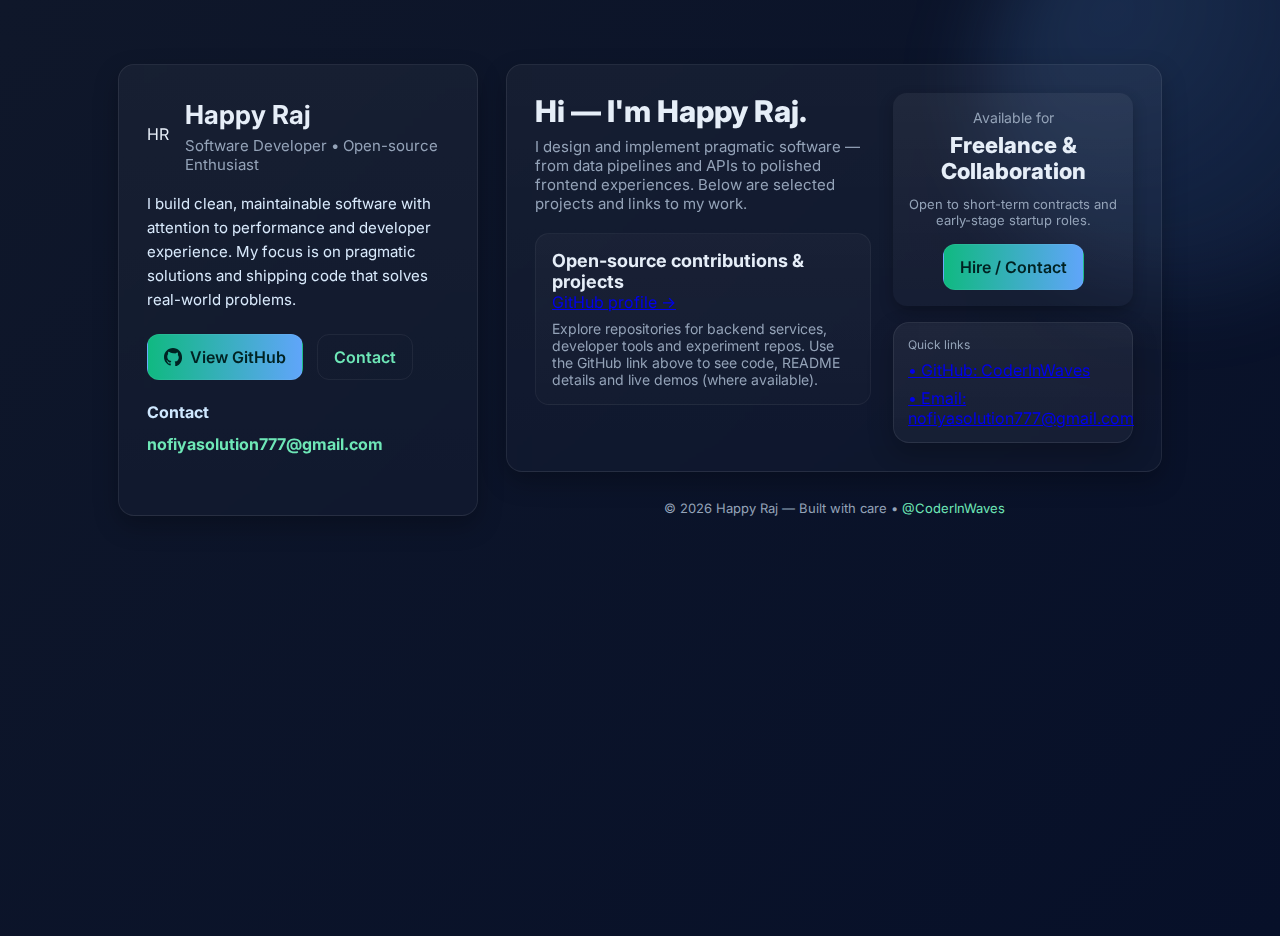
<file: index.html>
<!doctype html>
<html lang="en">
<head>
  <meta charset="utf-8" />
  <meta name="viewport" content="width=device-width, initial-scale=1" />
  <title>Happy Raj — Portfolio</title>
  <meta name="description" content="Happy Raj — Software Developer. Explore projects, skills and contact." />
  <link href="https://fonts.googleapis.com/css2?family=Inter:wght@300;400;600;700;800&display=swap" rel="stylesheet">
  <link rel="stylesheet" href="style.css">
</head>
<body>
  <div class="bg-orb"></div>
  <main class="container">
    <div class="grid">
      <aside class="card">
        <div style="display:flex;align-items:center;gap:16px">
          <div class="avatar">HR</div>
          <div>
            <h1>Happy Raj</h1>
            <div class="subtitle">Software Developer • Open-source Enthusiast</div>
          </div>
        </div>

        <p class="bio">I build clean, maintainable software with attention to performance and developer experience. My focus is on pragmatic solutions and shipping code that solves real-world problems.</p>

        <div class="cta">
          <a class="btn btn-primary" href="https://github.com/CoderInWaves" target="_blank" rel="noopener noreferrer">
            <svg class="github-icon" viewBox="0 0 16 16" fill="currentColor" xmlns="http://www.w3.org/2000/svg">
              <path d="M8 0C3.58 0 0 3.58 0 8c0 3.54 2.29 6.53 5.47 7.59.4.07.55-.17.55-.38 0-.19-.01-.82-.01-1.49-2.01.37-2.53-.49-2.69-.94-.09-.23-.48-.94-.82-1.13-.28-.15-.68-.52-.01-.53.63-.01 1.08.58 1.23.82.72 1.21 1.87.87 2.33.66.07-.52.28-.87.51-1.07-1.78-.2-3.64-.89-3.64-3.95 0-.87.31-1.59.82-2.15-.08-.2-.36-1.02.08-2.12 0 0 .67-.21 2.2.82A7.66 7.66 0 018 4.6c.68.003 1.36.092 2 .27 1.53-1.04 2.2-.82 2.2-.82.44 1.1.16 1.92.08 2.12.51.56.82 1.28.82 2.15 0 3.07-1.87 3.75-3.65 3.95.29.25.54.73.54 1.48 0 1.07-.01 1.93-.01 2.19 0 .21.15.46.55.38A8.013 8.013 0 0016 8c0-4.42-3.58-8-8-8z"/>
            </svg>
            View GitHub
          </a>

          <a class="btn btn-ghost" href="mailto:nofiyasolution777@gmail.com">Contact</a>
        </div>

        <div style="margin-top:22px">
          <strong style="color:#cfe8ff">Contact</strong>
          <div class="contact">
            <a href="mailto:nofiyasolution777@gmail.com">nofiyasolution777@gmail.com</a>
          </div>
        </div>
      </aside>

      <section>
        <div class="card hero-banner">
          <div>
            <h2 class="headline">Hi — I'm Happy Raj.</h2>
            <p class="lead">I design and implement pragmatic software — from data pipelines and APIs to polished frontend experiences. Below are selected projects and links to my work.</p>

            <div class="projects">
              <article class="project">
                <div class="meta">
                  <h3>Open-source contributions & projects</h3>
                  <div class="github-link"><a href="https://github.com/CoderInWaves" target="_blank">GitHub profile →</a></div>
                </div>
                <p>Explore repositories for backend services, developer tools and experiment repos. Use the GitHub link above to see code, README details and live demos (where available).</p>
              </article>
            </div>
          </div>

          <div style="min-width:240px;max-width:260px;text-align:center">
            <div class="card-inner">
              <div style="font-size:14px;color:var(--muted)">Available for</div>
              <div style="font-weight:800;font-size:22px;margin-top:6px">Freelance & Collaboration</div>
              <div style="margin-top:12px;color:var(--muted);font-size:13px">Open to short-term contracts and early-stage startup roles.</div>

              <div style="margin-top:16px;display:flex;justify-content:center">
                <a class="btn btn-primary" href="mailto:nofiyasolution777@gmail.com">Hire / Contact</a>
              </div>
            </div>

            <div class="card quick-links">
              <div style="font-size:12px;color:var(--muted)">Quick links</div>
              <div style="margin-top:8px;display:flex;flex-direction:column;gap:8px">
                <a href="https://github.com/CoderInWaves" target="_blank">• GitHub: CoderInWaves</a>
                <a href="mailto:nofiyasolution777@gmail.com">• Email: nofiyasolution777@gmail.com</a>
              </div>
            </div>
          </div>
        </div>

        <footer>
          © <span id="year"></span> Happy Raj — Built with care • <a href="https://github.com/CoderInWaves" target="_blank" style="color:var(--accent);text-decoration:none">@CoderInWaves</a>
        </footer>
      </section>
    </div>
  </main>

  <script>
    document.getElementById('year').textContent = new Date().getFullYear();
  </script>
</body>
</html>
</file>
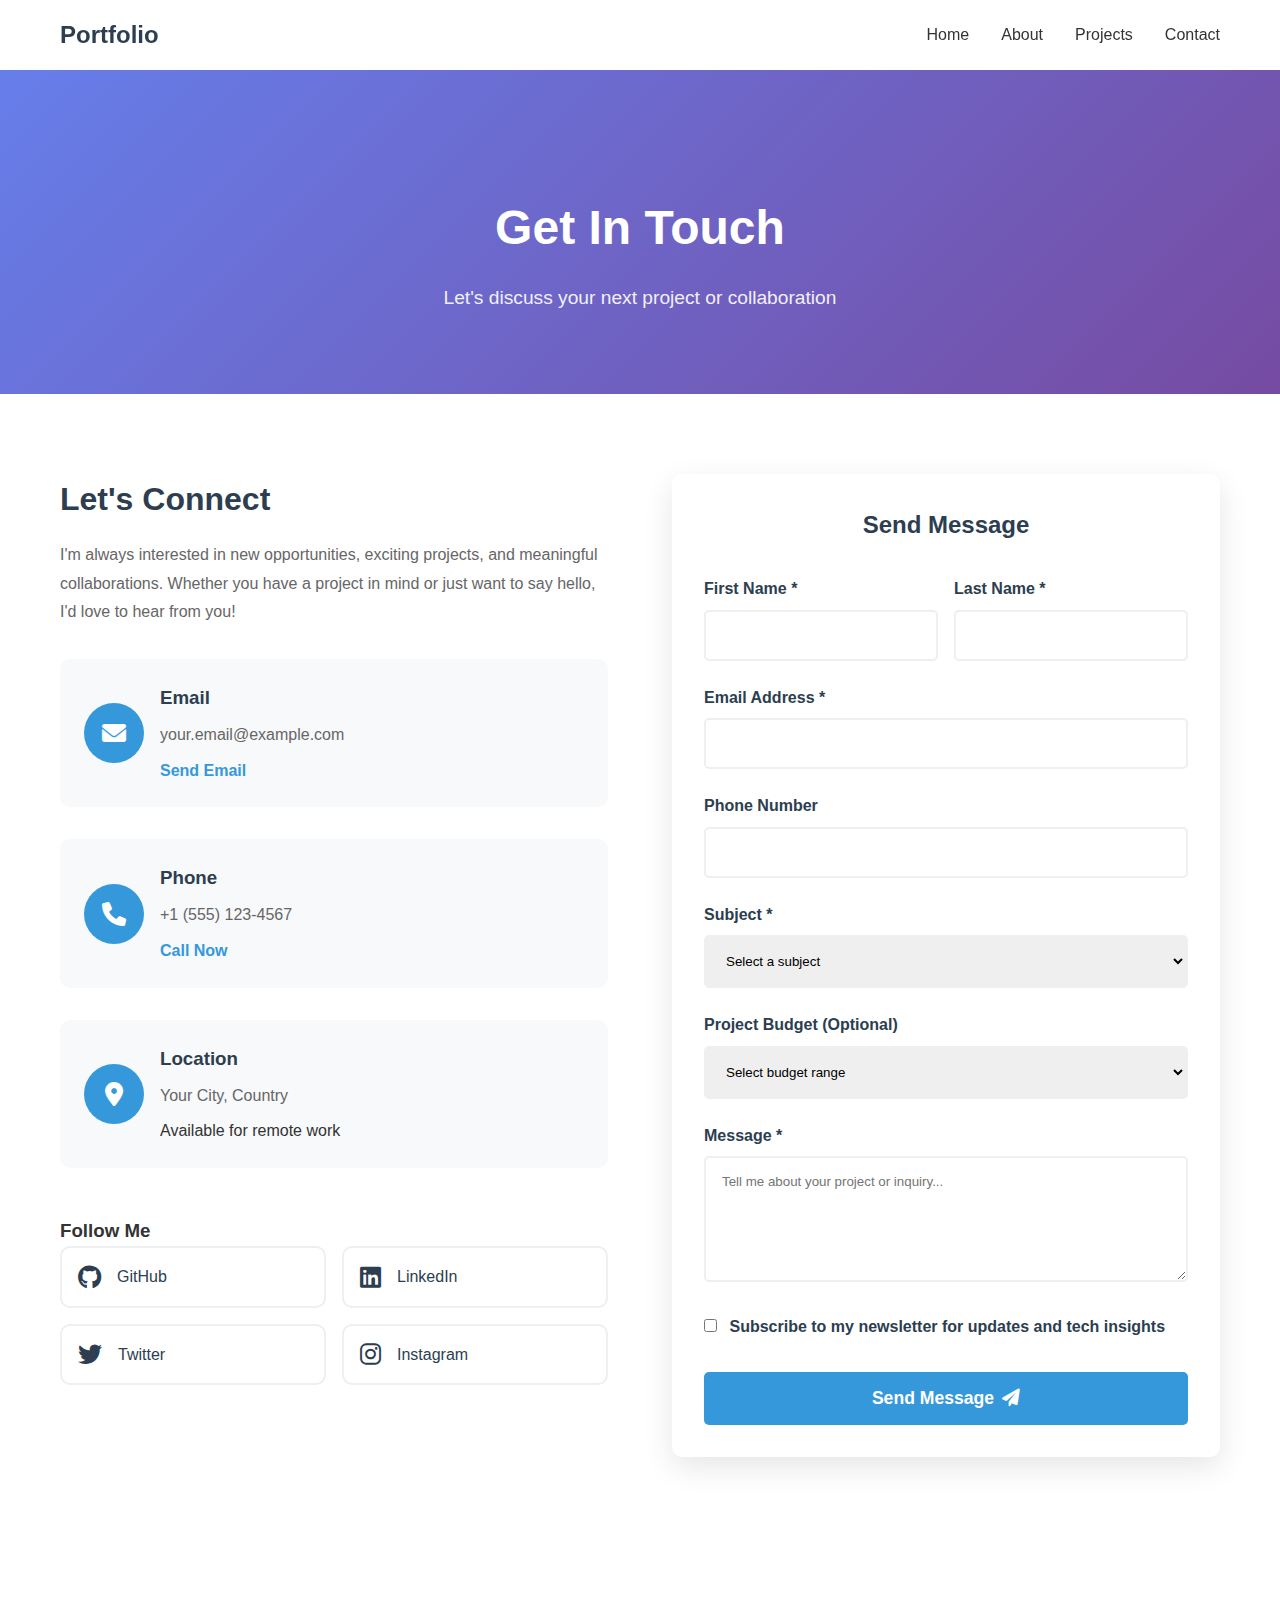
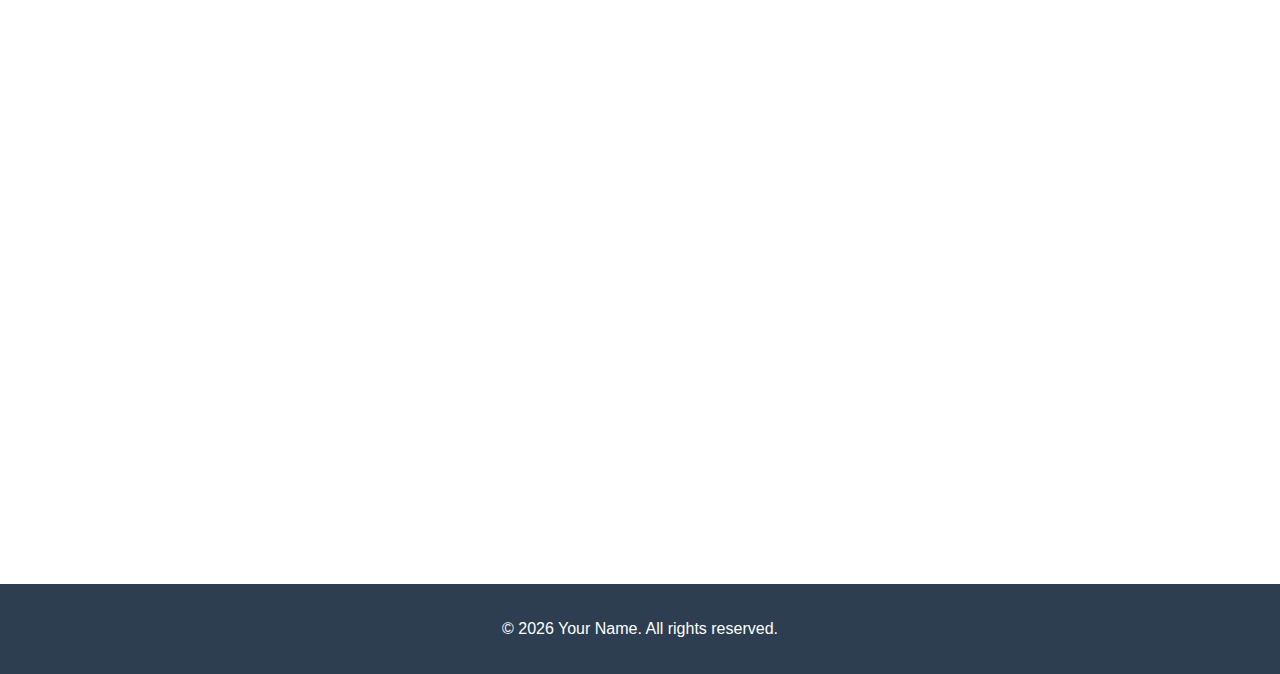
<file: portfolio/contact.html>
<!DOCTYPE html>
<html lang="en">
<head>
    <meta charset="UTF-8">
    <meta name="viewport" content="width=device-width, initial-scale=1.0">
    <title>Contact - Your Name</title>
    <link rel="stylesheet" href="css/style.css">
    <link rel="stylesheet" href="css/pages.css">
    <link href="https://cdnjs.cloudflare.com/ajax/libs/font-awesome/6.0.0/css/all.min.css" rel="stylesheet">
</head>
<body>
    <!-- Navigation -->
    <nav class="navbar">
        <div class="nav-container">
            <div class="nav-logo">
                <a href="index.html">Portfolio</a>
            </div>
            <div class="nav-menu">
                <a href="index.html" class="nav-link">Home</a>
                <a href="about.html" class="nav-link">About</a>
                <a href="projects.html" class="nav-link">Projects</a>
                <a href="contact.html" class="nav-link active">Contact</a>
            </div>
            <div class="hamburger">
                <span></span>
                <span></span>
                <span></span>
            </div>
        </div>
    </nav>

    <!-- Contact Hero -->
    <section class="page-hero">
        <div class="container">
            <h1>Get In Touch</h1>
            <p>Let's discuss your next project or collaboration</p>
        </div>
    </section>

    <!-- Contact Section -->
    <section class="contact-page">
        <div class="container">
            <div class="contact-grid">
                <!-- Contact Information -->
                <div class="contact-info-section">
                    <h2>Let's Connect</h2>
                    <p>I'm always interested in new opportunities, exciting projects, and meaningful collaborations. Whether you have a project in mind or just want to say hello, I'd love to hear from you!</p>
                    
                    <div class="contact-methods">
                        <div class="contact-method">
                            <div class="contact-icon">
                                <i class="fas fa-envelope"></i>
                            </div>
                            <div class="contact-details">
                                <h3>Email</h3>
                                <p>your.email@example.com</p>
                                <a href="mailto:your.email@example.com">Send Email</a>
                            </div>
                        </div>
                        
                        <div class="contact-method">
                            <div class="contact-icon">
                                <i class="fas fa-phone"></i>
                            </div>
                            <div class="contact-details">
                                <h3>Phone</h3>
                                <p>+1 (555) 123-4567</p>
                                <a href="tel:+15551234567">Call Now</a>
                            </div>
                        </div>
                        
                        <div class="contact-method">
                            <div class="contact-icon">
                                <i class="fas fa-map-marker-alt"></i>
                            </div>
                            <div class="contact-details">
                                <h3>Location</h3>
                                <p>Your City, Country</p>
                                <span>Available for remote work</span>
                            </div>
                        </div>
                    </div>
                    
                    <div class="social-section">
                        <h3>Follow Me</h3>
                        <div class="social-links-large">
                            <a href="#" class="social-link">
                                <i class="fab fa-github"></i>
                                <span>GitHub</span>
                            </a>
                            <a href="#" class="social-link">
                                <i class="fab fa-linkedin"></i>
                                <span>LinkedIn</span>
                            </a>
                            <a href="#" class="social-link">
                                <i class="fab fa-twitter"></i>
                                <span>Twitter</span>
                            </a>
                            <a href="#" class="social-link">
                                <i class="fab fa-instagram"></i>
                                <span>Instagram</span>
                            </a>
                        </div>
                    </div>
                </div>
                
                <!-- Contact Form -->
                <div class="contact-form-section">
                    <form class="contact-form-detailed" id="contactForm">
                        <h2>Send Message</h2>
                        
                        <div class="form-row">
                            <div class="form-group">
                                <label for="firstName">First Name *</label>
                                <input type="text" id="firstName" name="firstName" required>
                            </div>
                            <div class="form-group">
                                <label for="lastName">Last Name *</label>
                                <input type="text" id="lastName" name="lastName" required>
                            </div>
                        </div>
                        
                        <div class="form-group">
                            <label for="email">Email Address *</label>
                            <input type="email" id="email" name="email" required>
                        </div>
                        
                        <div class="form-group">
                            <label for="phone">Phone Number</label>
                            <input type="tel" id="phone" name="phone">
                        </div>
                        
                        <div class="form-group">
                            <label for="subject">Subject *</label>
                            <select id="subject" name="subject" required>
                                <option value="">Select a subject</option>
                                <option value="project">Project Inquiry</option>
                                <option value="collaboration">Collaboration</option>
                                <option value="job">Job Opportunity</option>
                                <option value="consultation">Consultation</option>
                                <option value="other">Other</option>
                            </select>
                        </div>
                        
                        <div class="form-group">
                            <label for="budget">Project Budget (Optional)</label>
                            <select id="budget" name="budget">
                                <option value="">Select budget range</option>
                                <option value="under-5k">Under $5,000</option>
                                <option value="5k-10k">$5,000 - $10,000</option>
                                <option value="10k-25k">$10,000 - $25,000</option>
                                <option value="25k-50k">$25,000 - $50,000</option>
                                <option value="over-50k">Over $50,000</option>
                            </select>
                        </div>
                        
                        <div class="form-group">
                            <label for="message">Message *</label>
                            <textarea id="message" name="message" rows="6" placeholder="Tell me about your project or inquiry..." required></textarea>
                        </div>
                        
                        <div class="form-group checkbox-group">
                            <label class="checkbox-label">
                                <input type="checkbox" id="newsletter" name="newsletter">
                                <span class="checkmark"></span>
                                Subscribe to my newsletter for updates and tech insights
                            </label>
                        </div>
                        
                        <button type="submit" class="submit-btn">
                            <span class="btn-text">Send Message</span>
                            <i class="fas fa-paper-plane"></i>
                        </button>
                    </form>
                </div>
            </div>
        </div>
    </section>

    <!-- FAQ Section -->
    <section class="faq-section">
        <div class="container">
            <h2 class="section-title">Frequently Asked Questions</h2>
            <div class="faq-grid">
                <div class="faq-item">
                    <div class="faq-question">
                        <h3>What services do you offer?</h3>
                        <i class="fas fa-plus"></i>
                    </div>
                    <div class="faq-answer">
                        <p>I offer full-stack web development, AI/ML solutions, mobile app development, and technical consulting services.</p>
                    </div>
                </div>
                
                <div class="faq-item">
                    <div class="faq-question">
                        <h3>How long does a typical project take?</h3>
                        <i class="fas fa-plus"></i>
                    </div>
                    <div class="faq-answer">
                        <p>Project timelines vary depending on complexity. Simple websites take 2-4 weeks, while complex applications can take 2-6 months.</p>
                    </div>
                </div>
                
                <div class="faq-item">
                    <div class="faq-question">
                        <h3>Do you work with international clients?</h3>
                        <i class="fas fa-plus"></i>
                    </div>
                    <div class="faq-answer">
                        <p>Yes, I work with clients worldwide and am comfortable with remote collaboration across different time zones.</p>
                    </div>
                </div>
                
                <div class="faq-item">
                    <div class="faq-question">
                        <h3>What is your development process?</h3>
                        <i class="fas fa-plus"></i>
                    </div>
                    <div class="faq-answer">
                        <p>I follow an agile approach: discovery, planning, design, development, testing, and deployment with regular client communication.</p>
                    </div>
                </div>
            </div>
        </div>
    </section>

    <!-- Footer -->
    <footer class="footer">
        <div class="container">
            <p>&copy; 2024 Your Name. All rights reserved.</p>
        </div>
    </footer>

    <script src="js/script.js"></script>
    <script>
        // FAQ Toggle
        document.querySelectorAll('.faq-question').forEach(question => {
            question.addEventListener('click', () => {
                const faqItem = question.parentElement;
                const answer = faqItem.querySelector('.faq-answer');
                const icon = question.querySelector('i');
                
                faqItem.classList.toggle('active');
                
                if (faqItem.classList.contains('active')) {
                    answer.style.maxHeight = answer.scrollHeight + 'px';
                    icon.classList.replace('fa-plus', 'fa-minus');
                } else {
                    answer.style.maxHeight = '0';
                    icon.classList.replace('fa-minus', 'fa-plus');
                }
            });
        });

        // Enhanced form handling
        document.getElementById('contactForm').addEventListener('submit', function(e) {
            e.preventDefault();
            
            const submitBtn = this.querySelector('.submit-btn');
            const btnText = submitBtn.querySelector('.btn-text');
            const btnIcon = submitBtn.querySelector('i');
            
            // Show loading state
            btnText.textContent = 'Sending...';
            btnIcon.className = 'fas fa-spinner fa-spin';
            submitBtn.disabled = true;
            
            // Simulate form submission
            setTimeout(() => {
                // Show success state
                btnText.textContent = 'Message Sent!';
                btnIcon.className = 'fas fa-check';
                
                // Reset form
                this.reset();
                
                // Show success message
                alert('Thank you for your message! I\'ll get back to you within 24 hours.');
                
                // Reset button after delay
                setTimeout(() => {
                    btnText.textContent = 'Send Message';
                    btnIcon.className = 'fas fa-paper-plane';
                    submitBtn.disabled = false;
                }, 3000);
            }, 2000);
        });
    </script>
</body>
</html>
</file>
<file: style.css>
:root {
  --bg1: #0f172a;
  --bg2: #071029;
  --card: #0b1220;
  --accent: #6ee7b7;
  --muted: #94a3b8;
}

* { box-sizing: border-box; }
html, body {
  height: 100%;
  margin: 0;
  font-family: Inter, system-ui, Segoe UI, Roboto, Helvetica, Arial, sans-serif;
  background: linear-gradient(135deg, var(--bg1), var(--bg2));
  color: #e6eef8;
}

.container { max-width: 1100px; margin: 36px auto; padding: 28px; }
.grid { display: grid; grid-template-columns: 360px 1fr; gap: 28px; }

.card {
  background: linear-gradient(180deg, rgba(255,255,255,0.04), rgba(255,255,255,0.02));
  border: 1px solid rgba(255,255,255,0.08);
  backdrop-filter: blur(10px);
  border-radius: 16px;
  padding: 28px;
  box-shadow: 0 10px 24px rgba(0,0,0,0.25);
}

.avatar-img {
  width: 120px;   /* adjust size */
  height: 120px;
  border-radius: 50%;   /* circular */
  object-fit: cover;    /* crops image properly */
  box-shadow: 0 6px 16px rgba(0,0,0,0.25);
}

h1 { margin: 6px 0 0; font-size: 26px; }
.subtitle { color: var(--muted); margin-top: 6px; font-size: 15px; }
.bio { margin-top: 18px; line-height: 1.6; color: #d9eafc; font-size: 15px; }

.cta { display: flex; gap: 14px; margin-top: 22px; }
.btn {
  padding: 12px 16px;
  border-radius: 12px;
  text-decoration: none;
  font-weight: 600;
  border: 1px solid rgba(255,255,255,0.06);
  display: inline-flex;
  align-items: center;
  gap: 8px;
  transition: all 0.25s ease;
}
.btn:hover { transform: translateY(-3px); box-shadow: 0 6px 16px rgba(0,0,0,0.2); }
.btn-primary { background: linear-gradient(90deg,#10b981,#60a5fa); color: #022; }
.btn-ghost { background: transparent; color: var(--accent); }

.hero-banner { display: flex; justify-content: space-between; align-items: flex-start; gap: 22px; }
.headline { font-size: 30px; margin: 0; font-weight: 800; }
.lead { color: var(--muted); margin-top: 8px; font-size: 15px; }

.projects { margin-top: 20px; display: grid; gap: 16px; }
.project {
  display: flex; flex-direction: column; padding: 16px;
  border-radius: 14px;
  background: linear-gradient(180deg, rgba(255,255,255,0.03), rgba(255,255,255,0.015));
  border: 1px solid rgba(255,255,255,0.05);
  transition: all 0.25s ease;
}
.project:hover { transform: translateY(-4px); box-shadow: 0 6px 14px rgba(0,0,0,0.25); }
.project h3 { margin: 0; font-size: 18px; }
.project p { margin: 8px 0 0; color: var(--muted); font-size: 14px; }

.contact { display: flex; gap: 12px; align-items: center; margin-top: 12px; }
.contact a { color: var(--accent); text-decoration: none; font-weight: 700; }

footer { margin-top: 28px; text-align: center; color: var(--muted); font-size: 13px; }

@media (max-width:900px){ .grid{ grid-template-columns:1fr } .avatar-img{ width:92px; height:92px } }

.bg-orb {
  position: fixed; right: -120px; top: -120px;
  width: 420px; height: 420px; border-radius: 50%;
  background: radial-gradient(circle at 30% 30%, rgba(96,165,250,0.18), rgba(59,130,246,0.04));
  filter: blur(40px);
  pointer-events: none;
  animation: float 8s ease-in-out infinite;
}
@keyframes float { 0%{transform:translateY(0)} 50%{transform:translateY(-10px)} 100%{transform:translateY(0)} }

.github-link { display: inline-flex; align-items: center; gap: 8px; }
.github-icon { width: 18px; height: 18px; display: inline-block; }

.card-inner {
  padding: 16px;
  border-radius: 14px;
  background: linear-gradient(180deg, rgba(255,255,255,0.05), rgba(255,255,255,0.02));
  box-shadow: 0 6px 14px rgba(0,0,0,0.25);
}

.quick-links {
  margin-top: 16px;
  padding: 14px;
  text-align: left;
  background: linear-gradient(180deg, rgba(255,255,255,0.03), rgba(255,255,255,0.015));
}
</file>
<file: portfolio/css/pages.css>
/* Additional styles for individual pages */

/* Page Hero Styles */
.page-hero {
    background: linear-gradient(135deg, #667eea 0%, #764ba2 100%);
    color: white;
    text-align: center;
    padding: 120px 0 80px;
    margin-top: 70px;
}

.page-hero h1 {
    font-size: 3rem;
    margin-bottom: 1rem;
    animation: fadeInUp 1s ease;
}

.page-hero p {
    font-size: 1.2rem;
    opacity: 0.9;
    animation: fadeInUp 1s ease 0.2s both;
}

/* About Page Styles */
.about-detailed {
    padding: 80px 0;
}

.about-grid {
    display: grid;
    grid-template-columns: 1fr 2fr;
    gap: 4rem;
    align-items: center;
}

.about-image img {
    width: 100%;
    border-radius: 10px;
    box-shadow: 0 10px 30px rgba(0,0,0,0.1);
}

.about-content h2 {
    color: #2c3e50;
    margin-bottom: 1.5rem;
    font-size: 2rem;
}

.about-content p {
    margin-bottom: 1.5rem;
    color: #666;
    line-height: 1.8;
}

.personal-info {
    margin-top: 2rem;
    display: grid;
    grid-template-columns: 1fr 1fr;
    gap: 1rem;
}

.info-item {
    padding: 1rem;
    background: #f8f9fa;
    border-radius: 5px;
}

.info-item strong {
    color: #2c3e50;
}

/* Timeline Styles */
.timeline {
    background: #f8f9fa;
    padding: 80px 0;
}

.timeline-container {
    position: relative;
    max-width: 800px;
    margin: 0 auto;
}

.timeline-container::before {
    content: '';
    position: absolute;
    left: 50%;
    top: 0;
    bottom: 0;
    width: 2px;
    background: #3498db;
    transform: translateX(-50%);
}

.timeline-item {
    position: relative;
    margin-bottom: 3rem;
    display: flex;
    align-items: center;
}

.timeline-item:nth-child(odd) {
    flex-direction: row-reverse;
}

.timeline-item:nth-child(odd) .timeline-content {
    text-align: right;
    margin-right: 2rem;
}

.timeline-item:nth-child(even) .timeline-content {
    margin-left: 2rem;
}

.timeline-date {
    background: #3498db;
    color: white;
    padding: 0.5rem 1rem;
    border-radius: 20px;
    font-weight: bold;
    white-space: nowrap;
    position: relative;
    z-index: 2;
}

.timeline-content {
    flex: 1;
    background: white;
    padding: 1.5rem;
    border-radius: 10px;
    box-shadow: 0 5px 15px rgba(0,0,0,0.1);
}

.timeline-content h3 {
    color: #2c3e50;
    margin-bottom: 0.5rem;
}

.timeline-content h4 {
    color: #3498db;
    margin-bottom: 1rem;
    font-weight: normal;
}

/* Values Section */
.values {
    padding: 80px 0;
}

.values-grid {
    display: grid;
    grid-template-columns: repeat(auto-fit, minmax(250px, 1fr));
    gap: 2rem;
}

.value-item {
    text-align: center;
    padding: 2rem;
    background: white;
    border-radius: 10px;
    box-shadow: 0 5px 15px rgba(0,0,0,0.1);
    transition: transform 0.3s ease;
}

.value-item:hover {
    transform: translateY(-5px);
}

.value-item i {
    font-size: 3rem;
    color: #3498db;
    margin-bottom: 1rem;
}

.value-item h3 {
    color: #2c3e50;
    margin-bottom: 1rem;
}

/* Projects Page Styles */
.project-filter {
    padding: 40px 0;
    background: #f8f9fa;
}

.filter-buttons {
    display: flex;
    justify-content: center;
    gap: 1rem;
    flex-wrap: wrap;
}

.filter-btn {
    padding: 10px 20px;
    background: white;
    border: 2px solid #3498db;
    color: #3498db;
    border-radius: 25px;
    cursor: pointer;
    transition: all 0.3s ease;
    font-weight: 600;
}

.filter-btn:hover,
.filter-btn.active {
    background: #3498db;
    color: white;
}

.projects-showcase {
    padding: 80px 0;
}

.project-overlay {
    position: absolute;
    top: 0;
    left: 0;
    right: 0;
    bottom: 0;
    background: rgba(52, 152, 219, 0.9);
    display: flex;
    align-items: center;
    justify-content: center;
    opacity: 0;
    transition: opacity 0.3s ease;
}

.project-card:hover .project-overlay {
    opacity: 1;
}

.project-link {
    width: 50px;
    height: 50px;
    background: white;
    color: #3498db;
    display: flex;
    align-items: center;
    justify-content: center;
    border-radius: 50%;
    text-decoration: none;
    margin: 0 10px;
    transition: transform 0.3s ease;
}

.project-link:hover {
    transform: scale(1.1);
}

.project-features ul {
    list-style: none;
    padding: 0;
}

.project-features li {
    padding: 0.3rem 0;
    color: #666;
    position: relative;
    padding-left: 1rem;
}

.project-features li::before {
    content: '✓';
    position: absolute;
    left: 0;
    color: #3498db;
    font-weight: bold;
}

/* Contact Page Styles */
.contact-page {
    padding: 80px 0;
}

.contact-grid {
    display: grid;
    grid-template-columns: 1fr 1fr;
    gap: 4rem;
}

.contact-info-section h2 {
    color: #2c3e50;
    margin-bottom: 1rem;
    font-size: 2rem;
}

.contact-info-section p {
    color: #666;
    margin-bottom: 2rem;
    line-height: 1.8;
}

.contact-methods {
    margin-bottom: 3rem;
}

.contact-method {
    display: flex;
    align-items: center;
    margin-bottom: 2rem;
    padding: 1.5rem;
    background: #f8f9fa;
    border-radius: 10px;
}

.contact-icon {
    width: 60px;
    height: 60px;
    background: #3498db;
    color: white;
    display: flex;
    align-items: center;
    justify-content: center;
    border-radius: 50%;
    margin-right: 1rem;
    font-size: 1.5rem;
}

.contact-details h3 {
    color: #2c3e50;
    margin-bottom: 0.5rem;
}

.contact-details p {
    color: #666;
    margin-bottom: 0.5rem;
}

.contact-details a {
    color: #3498db;
    text-decoration: none;
    font-weight: 600;
}

.social-links-large {
    display: grid;
    grid-template-columns: 1fr 1fr;
    gap: 1rem;
}

.social-link {
    display: flex;
    align-items: center;
    padding: 1rem;
    background: white;
    border: 2px solid #ecf0f1;
    border-radius: 10px;
    text-decoration: none;
    color: #2c3e50;
    transition: all 0.3s ease;
}

.social-link:hover {
    border-color: #3498db;
    color: #3498db;
}

.social-link i {
    font-size: 1.5rem;
    margin-right: 1rem;
}

/* Enhanced Contact Form */
.contact-form-detailed {
    background: white;
    padding: 2rem;
    border-radius: 10px;
    box-shadow: 0 10px 30px rgba(0,0,0,0.1);
}

.contact-form-detailed h2 {
    color: #2c3e50;
    margin-bottom: 2rem;
    text-align: center;
}

.form-row {
    display: grid;
    grid-template-columns: 1fr 1fr;
    gap: 1rem;
}

.form-group {
    margin-bottom: 1.5rem;
}

.form-group label {
    display: block;
    margin-bottom: 0.5rem;
    color: #2c3e50;
    font-weight: 600;
}

.form-group input,
.form-group select,
.form-group textarea {
    width: 100%;
    padding: 1rem;
    border: 2px solid #ecf0f1;
    border-radius: 5px;
    font-family: inherit;
    transition: border-color 0.3s ease;
}

.form-group input:focus,
.form-group select:focus,
.form-group textarea:focus {
    outline: none;
    border-color: #3498db;
}

.checkbox-group {
    display: flex;
    align-items: center;
}

.checkbox-label {
    display: flex;
    align-items: center;
    cursor: pointer;
    font-weight: normal;
}

.checkbox-label input[type="checkbox"] {
    width: auto;
    margin-right: 0.5rem;
}

.submit-btn {
    width: 100%;
    padding: 1rem 2rem;
    background: #3498db;
    color: white;
    border: none;
    border-radius: 5px;
    font-size: 1.1rem;
    font-weight: 600;
    cursor: pointer;
    transition: all 0.3s ease;
    display: flex;
    align-items: center;
    justify-content: center;
    gap: 0.5rem;
}

.submit-btn:hover {
    background: #2980b9;
    transform: translateY(-2px);
}

.submit-btn:disabled {
    opacity: 0.7;
    cursor: not-allowed;
}

/* FAQ Styles */
.faq-section {
    background: #f8f9fa;
    padding: 80px 0;
}

.faq-grid {
    max-width: 800px;
    margin: 0 auto;
}

.faq-item {
    background: white;
    margin-bottom: 1rem;
    border-radius: 10px;
    overflow: hidden;
    box-shadow: 0 2px 10px rgba(0,0,0,0.1);
}

.faq-question {
    padding: 1.5rem;
    cursor: pointer;
    display: flex;
    justify-content: space-between;
    align-items: center;
    transition: background 0.3s ease;
}

.faq-question:hover {
    background: #f8f9fa;
}

.faq-question h3 {
    color: #2c3e50;
    margin: 0;
}

.faq-question i {
    color: #3498db;
    transition: transform 0.3s ease;
}

.faq-item.active .faq-question i {
    transform: rotate(45deg);
}

.faq-answer {
    max-height: 0;
    overflow: hidden;
    transition: max-height 0.3s ease;
}

.faq-answer p {
    padding: 0 1.5rem 1.5rem;
    color: #666;
    line-height: 1.6;
    margin: 0;
}

/* Responsive Design for Pages */
@media (max-width: 768px) {
    .page-hero h1 {
        font-size: 2rem;
    }
    
    .about-grid,
    .contact-grid {
        grid-template-columns: 1fr;
        gap: 2rem;
    }
    
    .timeline-container::before {
        left: 20px;
    }
    
    .timeline-item {
        flex-direction: column;
        align-items: flex-start;
        padding-left: 50px;
    }
    
    .timeline-item:nth-child(odd) {
        flex-direction: column;
    }
    
    .timeline-item:nth-child(odd) .timeline-content {
        text-align: left;
        margin-right: 0;
        margin-left: 0;
        margin-top: 1rem;
    }
    
    .timeline-item:nth-child(even) .timeline-content {
        margin-left: 0;
        margin-top: 1rem;
    }
    
    .timeline-date {
        position: absolute;
        left: -40px;
        top: 0;
    }
    
    .form-row {
        grid-template-columns: 1fr;
    }
    
    .social-links-large {
        grid-template-columns: 1fr;
    }
    
    .personal-info {
        grid-template-columns: 1fr;
    }
}
</file>
<file: portfolio/css/style.css>
/* Reset and Base Styles */
* {
    margin: 0;
    padding: 0;
    box-sizing: border-box;
}

body {
    font-family: 'Segoe UI', Tahoma, Geneva, Verdana, sans-serif;
    line-height: 1.6;
    color: #333;
    overflow-x: hidden;
}

.container {
    max-width: 1200px;
    margin: 0 auto;
    padding: 0 20px;
}

/* Navigation */
.navbar {
    position: fixed;
    top: 0;
    width: 100%;
    background: rgba(255, 255, 255, 0.95);
    backdrop-filter: blur(10px);
    z-index: 1000;
    padding: 1rem 0;
    transition: all 0.3s ease;
}

.nav-container {
    max-width: 1200px;
    margin: 0 auto;
    padding: 0 20px;
    display: flex;
    justify-content: space-between;
    align-items: center;
}

.nav-logo a {
    font-size: 1.5rem;
    font-weight: bold;
    text-decoration: none;
    color: #2c3e50;
}

.nav-menu {
    display: flex;
    gap: 2rem;
}

.nav-link {
    text-decoration: none;
    color: #333;
    font-weight: 500;
    transition: color 0.3s ease;
}

.nav-link:hover {
    color: #3498db;
}

.hamburger {
    display: none;
    flex-direction: column;
    cursor: pointer;
}

.hamburger span {
    width: 25px;
    height: 3px;
    background: #333;
    margin: 3px 0;
    transition: 0.3s;
}

/* Hero Section */
.hero {
    min-height: 100vh;
    display: flex;
    align-items: center;
    padding: 0 20px;
    background: linear-gradient(135deg, #667eea 0%, #764ba2 100%);
    background-size: 400% 400%;
    animation: gradientShift 8s ease infinite;
    color: white;
    position: relative;
    overflow: hidden;
}

.hero-content {
    max-width: 1200px;
    margin: 0 auto;
    display: grid;
    grid-template-columns: 1fr 1fr;
    gap: 4rem;
    align-items: center;
}

.hero-title {
    font-size: 3.5rem;
    margin-bottom: 1rem;
    animation: fadeInUp 1s ease;
    color: #ffffff;
    text-shadow: 2px 2px 4px rgba(0,0,0,0.5);
    font-weight: 700;
}

.typing-cursor::after {
    content: '|';
    animation: blink 1s infinite;
}

@keyframes blink {
    0%, 50% { opacity: 1; }
    51%, 100% { opacity: 0; }
}

.highlight {
    color: #ffd700;
    text-shadow: 0 0 10px rgba(255, 215, 0, 0.5);
    font-weight: 800;
}

.hero-subtitle {
    font-size: 1.5rem;
    margin-bottom: 1rem;
    opacity: 0.9;
    animation: fadeInUp 1s ease 0.2s both;
}

.hero-description {
    font-size: 1.1rem;
    margin-bottom: 2rem;
    opacity: 0.8;
    animation: fadeInUp 1s ease 0.4s both;
}

.hero-buttons {
    display: flex;
    gap: 1rem;
    animation: fadeInUp 1s ease 0.6s both;
}

.btn {
    padding: 12px 30px;
    text-decoration: none;
    border-radius: 50px;
    font-weight: 600;
    transition: all 0.3s ease;
    display: inline-block;
}

.btn-primary {
    background: #3498db;
    color: white;
}

.btn-primary:hover {
    background: #2980b9;
    transform: translateY(-2px);
}

.btn-secondary {
    background: transparent;
    color: white;
    border: 2px solid white;
}

.btn-secondary:hover {
    background: white;
    color: #333;
}

.profile-pic {
    width: 300px;
    height: 300px;
    border-radius: 50%;
    margin: 0 auto;
    animation: float 3s ease-in-out infinite;
    box-shadow: 0 20px 40px rgba(0,0,0,0.3);
    position: relative;
    overflow: hidden;
    border: 5px solid rgba(255,255,255,0.2);
}

.profile-img {
    width: 100%;
    height: 100%;
    object-fit: cover;
    border-radius: 50%;
}

/* Sections */
section {
    padding: 80px 0;
}

.section-title {
    text-align: center;
    font-size: 2.5rem;
    margin-bottom: 3rem;
    color: #2c3e50;
}

/* About Section */
.about {
    background: #f8f9fa;
}

.about-text {
    max-width: 800px;
    margin: 0 auto;
    text-align: center;
}

.about-text p {
    font-size: 1.1rem;
    margin-bottom: 1.5rem;
    color: #666;
}

.stats {
    display: grid;
    grid-template-columns: repeat(3, 1fr);
    gap: 2rem;
    margin-top: 3rem;
}

.stat {
    text-align: center;
}

.stat h3 {
    font-size: 2.5rem;
    color: #3498db;
    margin-bottom: 0.5rem;
}

/* Skills Section */
.skills-grid {
    display: grid;
    grid-template-columns: repeat(auto-fit, minmax(250px, 1fr));
    gap: 2rem;
}

.skill-category {
    background: white;
    padding: 2rem;
    border-radius: 10px;
    box-shadow: 0 5px 15px rgba(0,0,0,0.1);
    transition: transform 0.3s ease;
}

.skill-category:hover {
    transform: translateY(-10px) scale(1.02);
    box-shadow: 0 15px 30px rgba(0,0,0,0.2);
}

.skill-category h3 {
    color: #2c3e50;
    margin-bottom: 1rem;
    font-size: 1.3rem;
}

.skill-items {
    display: flex;
    flex-wrap: wrap;
    gap: 0.5rem;
}

.skill-item {
    background: #3498db;
    color: white;
    padding: 0.5rem 1rem;
    border-radius: 20px;
    font-size: 0.9rem;
}

/* Projects Section */
.projects {
    background: #f8f9fa;
}

.projects-grid {
    display: grid;
    grid-template-columns: repeat(auto-fit, minmax(350px, 1fr));
    gap: 2rem;
}

.project-card {
    background: white;
    border-radius: 10px;
    overflow: hidden;
    box-shadow: 0 5px 15px rgba(0,0,0,0.1);
    transition: transform 0.3s ease;
}

.project-card:hover {
    transform: translateY(-10px) scale(1.02);
    box-shadow: 0 20px 40px rgba(0,0,0,0.2);
}

.project-image img {
    width: 100%;
    height: 200px;
    object-fit: cover;
}

.project-content {
    padding: 1.5rem;
}

.project-content h3 {
    color: #2c3e50;
    margin-bottom: 1rem;
}

.project-content p {
    color: #666;
    margin-bottom: 1rem;
}

.project-tech {
    display: flex;
    flex-wrap: wrap;
    gap: 0.5rem;
    margin-bottom: 1rem;
}

.project-tech span {
    background: #ecf0f1;
    color: #2c3e50;
    padding: 0.3rem 0.8rem;
    border-radius: 15px;
    font-size: 0.8rem;
}

.project-links {
    display: flex;
    gap: 1rem;
}

.btn-small {
    padding: 8px 20px;
    background: #3498db;
    color: white;
    text-decoration: none;
    border-radius: 20px;
    font-size: 0.9rem;
    transition: background 0.3s ease;
}

.btn-small:hover {
    background: #2980b9;
}

/* Contact Section */
.contact-content {
    display: grid;
    grid-template-columns: 1fr 1fr;
    gap: 4rem;
    max-width: 1000px;
    margin: 0 auto;
}

.contact-info h3 {
    color: #2c3e50;
    margin-bottom: 1rem;
    font-size: 1.5rem;
}

.contact-info p {
    color: #666;
    margin-bottom: 2rem;
}

.contact-items {
    margin-bottom: 2rem;
}

.contact-item {
    display: flex;
    align-items: center;
    gap: 1rem;
    margin-bottom: 1rem;
}

.contact-item i {
    color: #3498db;
    width: 20px;
}

.social-links {
    display: flex;
    gap: 1rem;
}

.social-links a {
    width: 40px;
    height: 40px;
    background: #3498db;
    color: white;
    display: flex;
    align-items: center;
    justify-content: center;
    border-radius: 50%;
    text-decoration: none;
    transition: background 0.3s ease;
}

.social-links a:hover {
    background: #2980b9;
}

.contact-form {
    display: flex;
    flex-direction: column;
    gap: 1rem;
}

.contact-form input,
.contact-form textarea {
    padding: 1rem;
    border: 1px solid #ddd;
    border-radius: 5px;
    font-family: inherit;
}

.contact-form button {
    padding: 1rem;
    background: #3498db;
    color: white;
    border: none;
    border-radius: 5px;
    cursor: pointer;
    font-weight: 600;
    transition: background 0.3s ease;
}

.contact-form button:hover {
    background: #2980b9;
}

/* Footer */
.footer {
    background: #2c3e50;
    color: white;
    text-align: center;
    padding: 2rem 0;
}

/* Animations */
@keyframes fadeInUp {
    from {
        opacity: 0;
        transform: translateY(30px);
    }
    to {
        opacity: 1;
        transform: translateY(0);
    }
}

@keyframes float {
    0%, 100% { transform: translateY(0px); }
    50% { transform: translateY(-20px); }
}

@keyframes gradientShift {
    0% { background-position: 0% 50%; }
    50% { background-position: 100% 50%; }
    100% { background-position: 0% 50%; }
}

@keyframes bounceIn {
    0% {
        opacity: 0;
        transform: scale(0.3);
    }
    50% {
        opacity: 1;
        transform: scale(1.05);
    }
    70% {
        transform: scale(0.9);
    }
    100% {
        opacity: 1;
        transform: scale(1);
    }
}

/* Responsive Design */
@media (max-width: 768px) {
    .nav-menu {
        display: none;
    }
    
    .hamburger {
        display: flex;
    }
    
    .hero-content {
        grid-template-columns: 1fr;
        text-align: center;
    }
    
    .hero-title {
        font-size: 2.2rem;
    }
    
    .profile-pic {
        width: 200px;
        height: 200px;
    }
    
    .contact-content {
        grid-template-columns: 1fr;
        gap: 2rem;
    }
    
    .stats {
        grid-template-columns: 1fr;
        gap: 1rem;
    }
    
    .hero-buttons {
        flex-direction: column;
        align-items: center;
        gap: 1rem;
    }
    
    .btn {
        width: 100%;
        max-width: 250px;
        text-align: center;
    }
    
    .projects-grid {
        grid-template-columns: 1fr;
    }
    
    .skills-grid {
        grid-template-columns: 1fr;
    }
    
    .hero-content {
        gap: 2rem;
    }
    
    .section-title {
        font-size: 2rem;
    }
    
    .skill-item:hover {
        transform: scale(1.05);
        background: #2980b9;
    }
}
</file>
